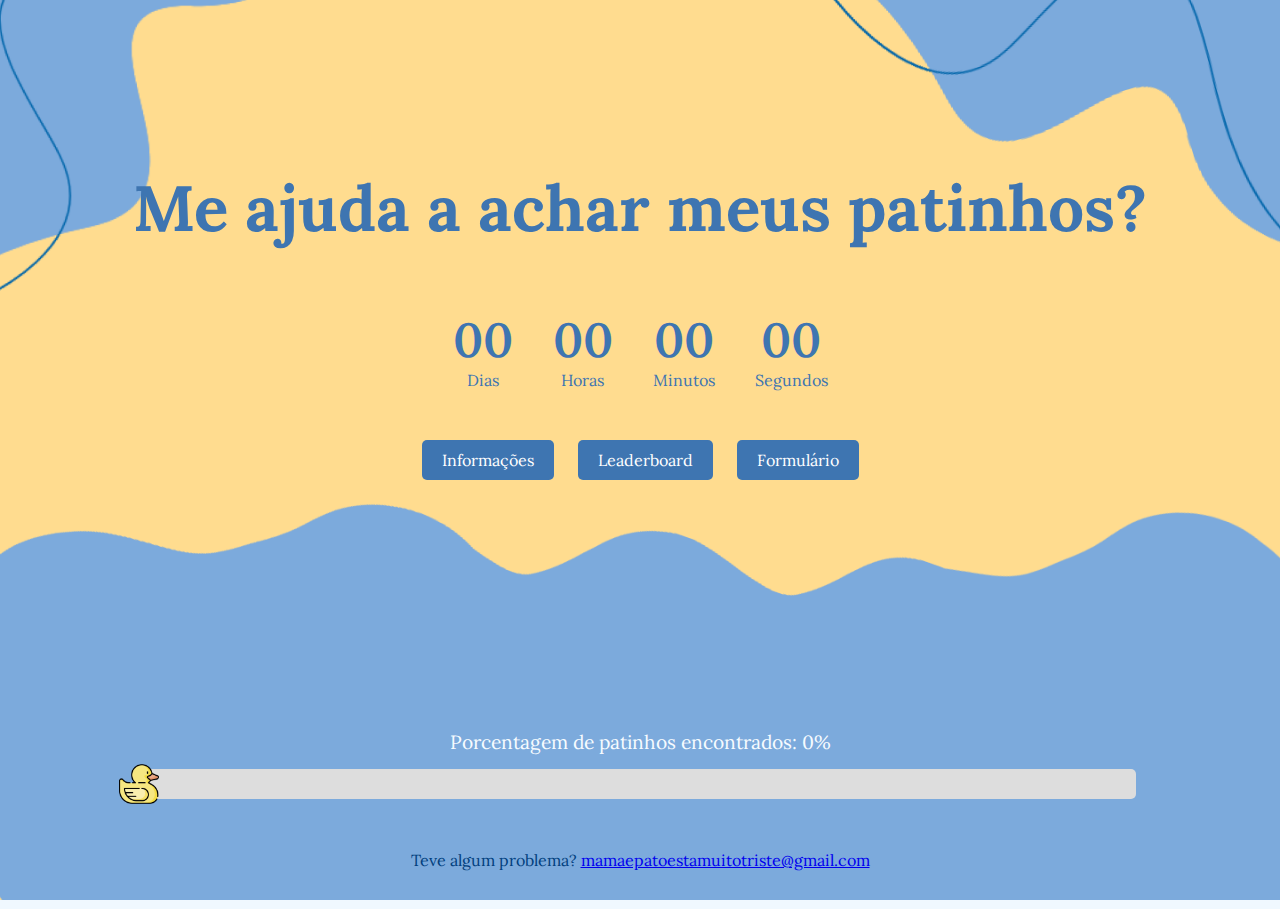
<file: index.html>
<!DOCTYPE html>
<html lang="en">
<head>
    <meta charset="UTF-8">
    <meta name="viewport" content="width=device-width, initial-scale=1.0">
    <title>Site da Mamãe Pato</title>
    <link rel="stylesheet" href="css/style.css">
    <link rel="preconnect" href="https://fonts.gstatic.com" crossorigin>
    <link href="https://fonts.googleapis.com/css2?family=Lora:wght@400;700&display=swap" rel="stylesheet">
</head>
<body>
    <div class="hero">
        <h1>Me ajuda a achar meus patinhos?</h1>
        <div class="timebox">
            <div class="time">
                <h2 id="days">00</h2>
                <p>Dias</p>
            </div>
            <div class="time">
                <h2 id="hours">00</h2>
                <p>Horas</p>
            </div>
            <div class="time">
                <h2 id="minutes">00</h2>
                <p>Minutos</p>
            </div>
            <div class="time">
                <h2 id="seconds">00</h2>
                <p>Segundos</p>
            </div>
        </div>
        <div class="buttons">
            <button onclick="window.open('regras.html', '_blank')">Informações</button>
            <button onclick="window.open('leaderboard.html', '_blank')">Leaderboard</button>
            <button onclick="window.open('https://forms.gle/NhBqBLHiXuKQNdys9', '_blank')">Formulário</button>
        </div>
        <div class="progress-info" id="progress-info">
            <span>Porcentagem de patinhos encontrados: </span><span id="progress-percentage">0%</span>
        </div>
        <div class="progress-container">
            <div class="progress-bar" id="progress-bar"></div>
        </div>
        <p class="contact-info">Teve algum problema? <a href="mailto:mamaepatoestamuitotriste@gmail.com">mamaepatoestamuitotriste@gmail.com</a></p>
    </div>
    <script src="js/script.js"></script>
</body>
</html>
</file>
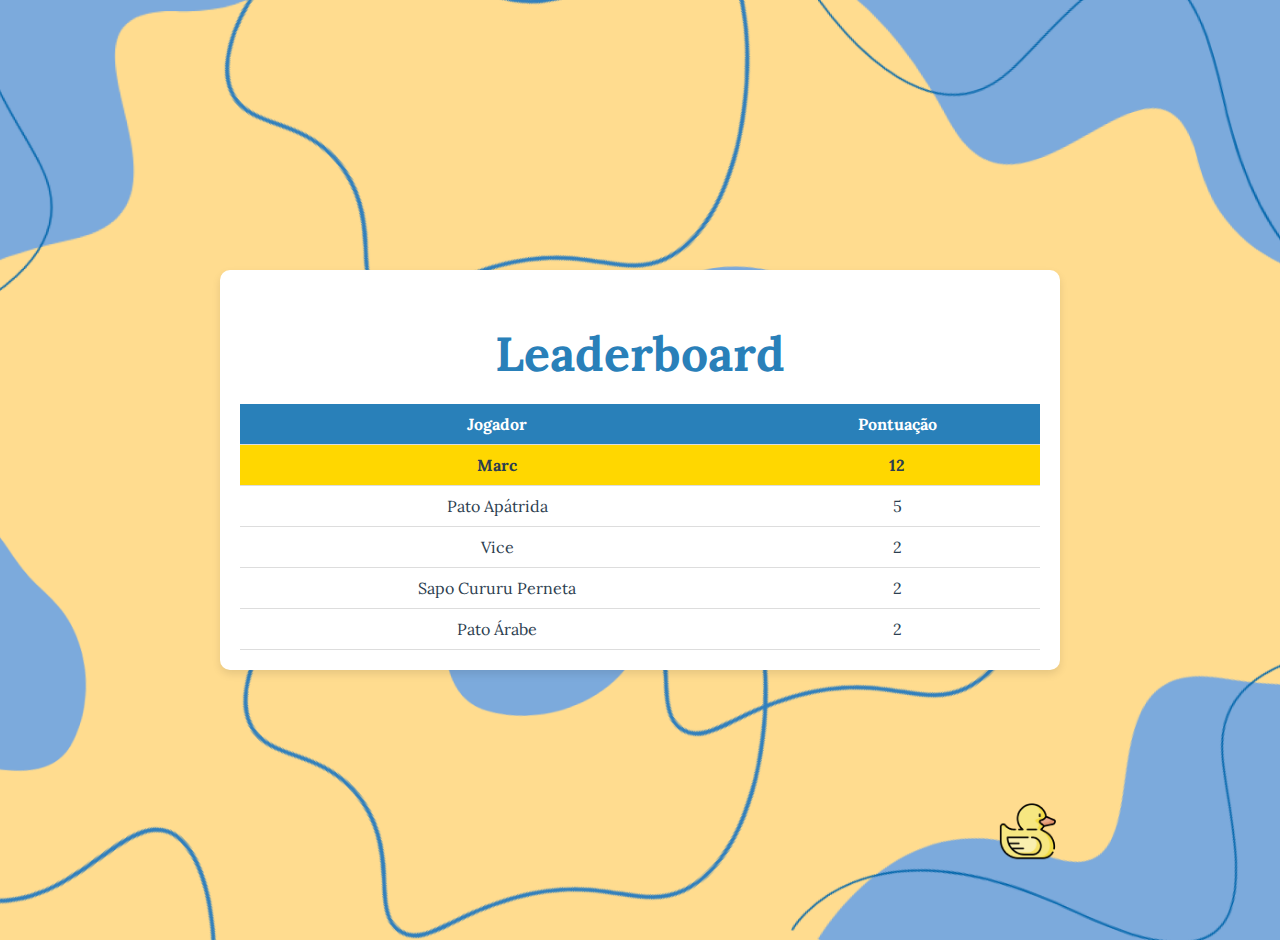
<file: leaderboard.html>
<!DOCTYPE html>
<html lang="en">
<head>
    <meta charset="UTF-8">
    <meta name="viewport" content="width=device-width, initial-scale=1.0">
    <title>Leaderboard</title>
    <link rel="stylesheet" href="css/leaderboard.css">
    <link rel="preconnect" href="https://fonts.googleapis.com">
    <link rel="preconnect" href="https://fonts.gstatic.com" crossorigin>
    <link href="https://fonts.googleapis.com/css2?family=Lora:wght@400;700&display=swap" rel="stylesheet">
</head>
<body>
    <div class="content">
        <h1>Leaderboard</h1>
        <div class="table-container">
            <table id="leaderboard">
                <thead>
                    <tr>
                        <th>Jogador</th>
                        <th>Pontuação</th>
                    </tr>
                </thead>
                <tbody>
                </tbody>
            </table>
        </div>
    </div>
    <script src="js/leaderboard.js"></script>
</body>
</html>
</file>
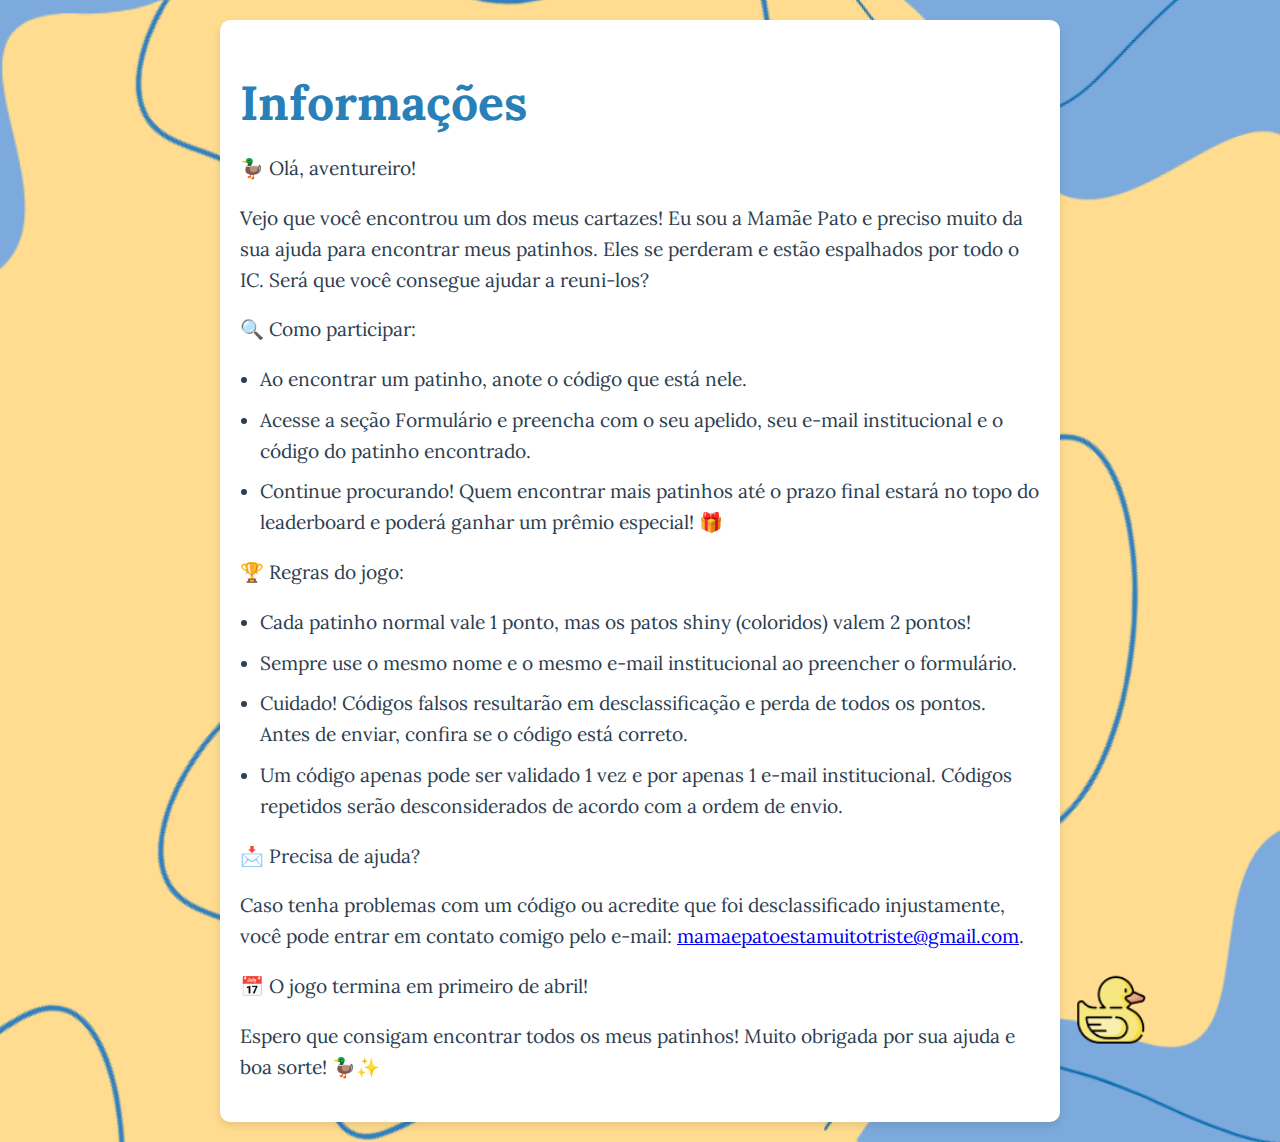
<file: regras.html>
<!DOCTYPE html>
<html lang="en">
<head>
    <meta charset="UTF-8">
    <meta name="viewport" content="width=device-width, initial-scale=1.0">
    <title>Regras do Jogo</title>
    <link rel="stylesheet" href="css/regras.css">
    <link rel="preconnect" href="https://fonts.googleapis.com">
    <link rel="preconnect" href="https://fonts.gstatic.com" crossorigin>
    <link href="https://fonts.googleapis.com/css2?family=Lora:wght@400;700&display=swap" rel="stylesheet">
</head>
<body>
    <div class="content">
        <h1>Informações</h1>
        <p>🦆 Olá, aventureiro!</p>
        <p>Vejo que você encontrou um dos meus cartazes! Eu sou a Mamãe Pato e preciso muito da sua ajuda para encontrar meus patinhos. Eles se perderam e estão espalhados por todo o IC. Será que você consegue ajudar a reuni-los?</p>
        <p>🔍 Como participar:</p>
        <ul>
            <li>Ao encontrar um patinho, anote o código que está nele.</li>
            <li>Acesse a seção Formulário e preencha com o seu apelido, seu e-mail institucional e o código do patinho encontrado.</li>
            <li>Continue procurando! Quem encontrar mais patinhos até o prazo final estará no topo do leaderboard e poderá ganhar um prêmio especial! 🎁</li>
        </ul>
        <p>🏆 Regras do jogo:</p>
        <ul>
            <li>Cada patinho normal vale 1 ponto, mas os patos shiny (coloridos) valem 2 pontos!</li>
            <li>Sempre use o mesmo nome e o mesmo e-mail institucional ao preencher o formulário.</li>
            <li>Cuidado! Códigos falsos resultarão em desclassificação e perda de todos os pontos. Antes de enviar, confira se o código está correto.</li>
            <li>Um código apenas pode ser validado 1 vez e por apenas 1 e-mail institucional. Códigos repetidos serão desconsiderados de acordo com a ordem de envio.</li>
        </ul>
        <p>📩 Precisa de ajuda?</p>
        <p>Caso tenha problemas com um código ou acredite que foi desclassificado injustamente, você pode entrar em contato comigo pelo e-mail: <a href="mailto:mamaepatoestamuitotriste@gmail.com">mamaepatoestamuitotriste@gmail.com</a>.</p>
        <p>📅 O jogo termina em primeiro de abril!</p>
        <p>Espero que consigam encontrar todos os meus patinhos! Muito obrigada por sua ajuda e boa sorte! 🦆✨</p>
    </div>
</body>
</html>
</file>
<file: css/style.css>
* {
    padding: 0;
    margin: 0;
    box-sizing: border-box;
    font-family: 'Lora', serif;
}

html, body {
    height: 100%;
    margin: 0;
    padding: 0;
    overflow-x: hidden;
    overflow-y: auto;
}

body {
    background-image: url('../images/background1.png');
    background-position: center center;
    background-repeat: no-repeat;
    background-size: cover;
    background-color: #f0f8ff;
    color: #3e75b1;
    display: flex;
    justify-content: center;
    align-items: flex-start;
    flex-direction: column;
    min-height: 100vh;
}

.hero {
    width: 100%;
    display: flex;
    flex-direction: column;
    align-items: center;
    color: #3e75b1;
    text-align: center;
    padding: 20px;
}

h1 {
    font-size: 4rem;
    font-weight: 700;
    margin-bottom: 40px;
    margin-top: 155px;
    color: #3e75b1;
}

.timebox {
    display: flex;
    flex-wrap: wrap;
    justify-content: center;
    gap: 40px;
    margin-top: 20px;
}

.time {
    text-align: center;
}

.time h2 {
    font-size: 3rem;
    font-weight: 600;
}

.buttons {
    margin-top: 40px;
}

.buttons button {
    margin: 10px;
    padding: 10px 20px;
    font-size: 1rem;
    border: none;
    border-radius: 5px;
    cursor: pointer;
    background-color: #3e75b1;
    color: rgb(255, 255, 255);
}

.buttons button:hover {
    background-color: #1c598a;
}

.progress-container {
    width: 80%;
    background-color: #ddd;
    border-radius: 5px;
    margin-top: 5px;
    position: relative;
    display: flex;
    flex-direction: column;
    align-items: center;
    padding: 15px;
    margin-bottom: 90px;
}

.progress-info {
    font-size: 1.2rem;
    color: #f6fbff;
    margin-bottom: 10px;
    margin-top: 240px;
    text-align: center;
}

.progress-bar {
    width: 0%;
    height: 30px;
    background-color: #ffdc8f;
    border-radius: 5px;
    position: absolute;
    top: 0;
    left: 0;
}

.progress-bar::after {
    content: '';
    background: url('../images/duck.png') no-repeat center center;
    background-size: contain;
    width: 40px;
    height: 40px;
    position: absolute;
    right: -15px;
    top: -5px;
}

.contact-info {
    margin-top: 20px;
    font-size: 1rem;
    color: #013f7e;
    text-align: center;
    width: 100%;
    position: absolute;
    bottom: 30px;
}

@media (max-width: 1200px) {
    body {
        background-image: url('../images/backcelular.png');
        background-attachment: fixed;
    }

    .container {
        width: 100%;
        padding: 10px;
        box-sizing: border-box;
    }

    .hero, .timebox, .buttons, .progress-container, .contact-info {
        width: 100%;
        padding: 20px;
        box-sizing: border-box;
    }

    h1 {
        font-size: 2.5rem;
        margin-top: 200px;
    }

    .time h2 {
        font-size: 2rem;
    }

    .buttons {
        display: flex;
        flex-direction: column;
        align-items: center;
        margin-top: 40px;
    }

    .buttons button {
        width: 100%;
        padding: 15px;
        font-size: 1rem;
    }

    .progress-container {
        width: 100%;
        padding: 10px;
    }

    .progress-info {
        color: #3e75b1;
        font-size: 1rem;
        margin-top: 20px;
    }

    .progress-bar {
        height: 20px;
        background-color: #7CAADC;
    }

    .progress-bar::after {
        width: 30px;
        height: 30px;
        right: -10px;
        top: -5px;
    }

    .contact-info {
        font-size: 0.9rem;
        position: relative;
        margin-top: 5px;
        bottom: 70px;
    }
}
</file>
<file: css/leaderboard.css>
body {
    background-color: #f0f8ff;
    color: #2c3e50;
    font-family: 'Lora', serif;
    display: flex;
    justify-content: center;
    align-items: center;
    min-height: 100vh;
    margin: 0;
    padding: 20px;
    overflow-x: hidden;
    background-image: url('../images/backgroundpages.png');
    background-position: center center;
    background-repeat: no-repeat;
    background-size: cover;
}

.content {
    background-color: #ffffff;
    padding: 20px;
    border-radius: 10px;
    box-shadow: 0 4px 8px rgba(0, 0, 0, 0.1);
    max-width: 800px;
    width: 100%;
    text-align: left;
    position: relative;
}

h1 {
    font-size: 3rem;
    font-weight: 700;
    margin-bottom: 20px;
    color: #2980b9;
    text-align: center;
}

.table-container {
    max-height: 600px;
    overflow-y: auto;
    position: relative;
}

table {
    width: 100%;
    border-collapse: collapse;
}

th, td {
    padding: 10px;
    text-align: center;
    vertical-align: middle;
    border-bottom: 1px solid #ddd;
}

th {
    background-color: #2980b9;
    color: white;
    position: sticky;
    top: 0;
    z-index: 1;
}

tr:hover {
    background-color: #f1f1f1;
}

.first-place {
    background-color: #ffd700;
    font-weight: bold;
}

@media (max-width: 768px) {
    .content {
        max-width: 100%;
        padding: 15px;
    }

    h1 {
        font-size: 2rem;
    }

    th, td {
        padding: 8px;
    }
}
</file>
<file: css/regras.css>
body {
    background-image: url('../images/backgroundpages.png');
    background-position: center center;
    background-repeat: no-repeat;
    background-size: cover;
    background-color: #f0f8ff;
    color: #2c3e50;
    font-family: 'Lora', serif;
    display: flex;
    justify-content: center;
    align-items: center;
    min-height: 100vh;
    margin: 0;
    padding: 20px;
    overflow-x: hidden;
}

.content {
    background-color: #ffffff;
    padding: 20px;
    border-radius: 10px;
    box-shadow: 0 4px 8px rgba(0, 0, 0, 0.1);
    max-width: 800px;
    width: 100%;
    text-align: left;
    overflow-y: auto;
}

h1 {
    font-size: 3rem;
    font-weight: 700;
    margin-bottom: 20px;
    color: #2980b9;
    text-align: left;
}

h2 {
    font-size: 2rem;
    font-weight: 600;
    margin-top: 20px;
    color: #2980b9;
}

p {
    font-size: 1.2rem;
    line-height: 1.6;
}

ul {
    font-size: 1.2rem;
    line-height: 1.6;
    padding-left: 20px;
}

li {
    margin-bottom: 10px;
}

@media (max-width: 768px) {
    body {
        height: auto;
        padding: 10px;
    }

    .content {
        max-width: 100%;
        padding: 15px;
    }

    h1 {
        font-size: 2rem;
    }

    h2 {
        font-size: 1.5rem;
    }

    p, ul {
        font-size: 1rem;
    }
}
</file>
